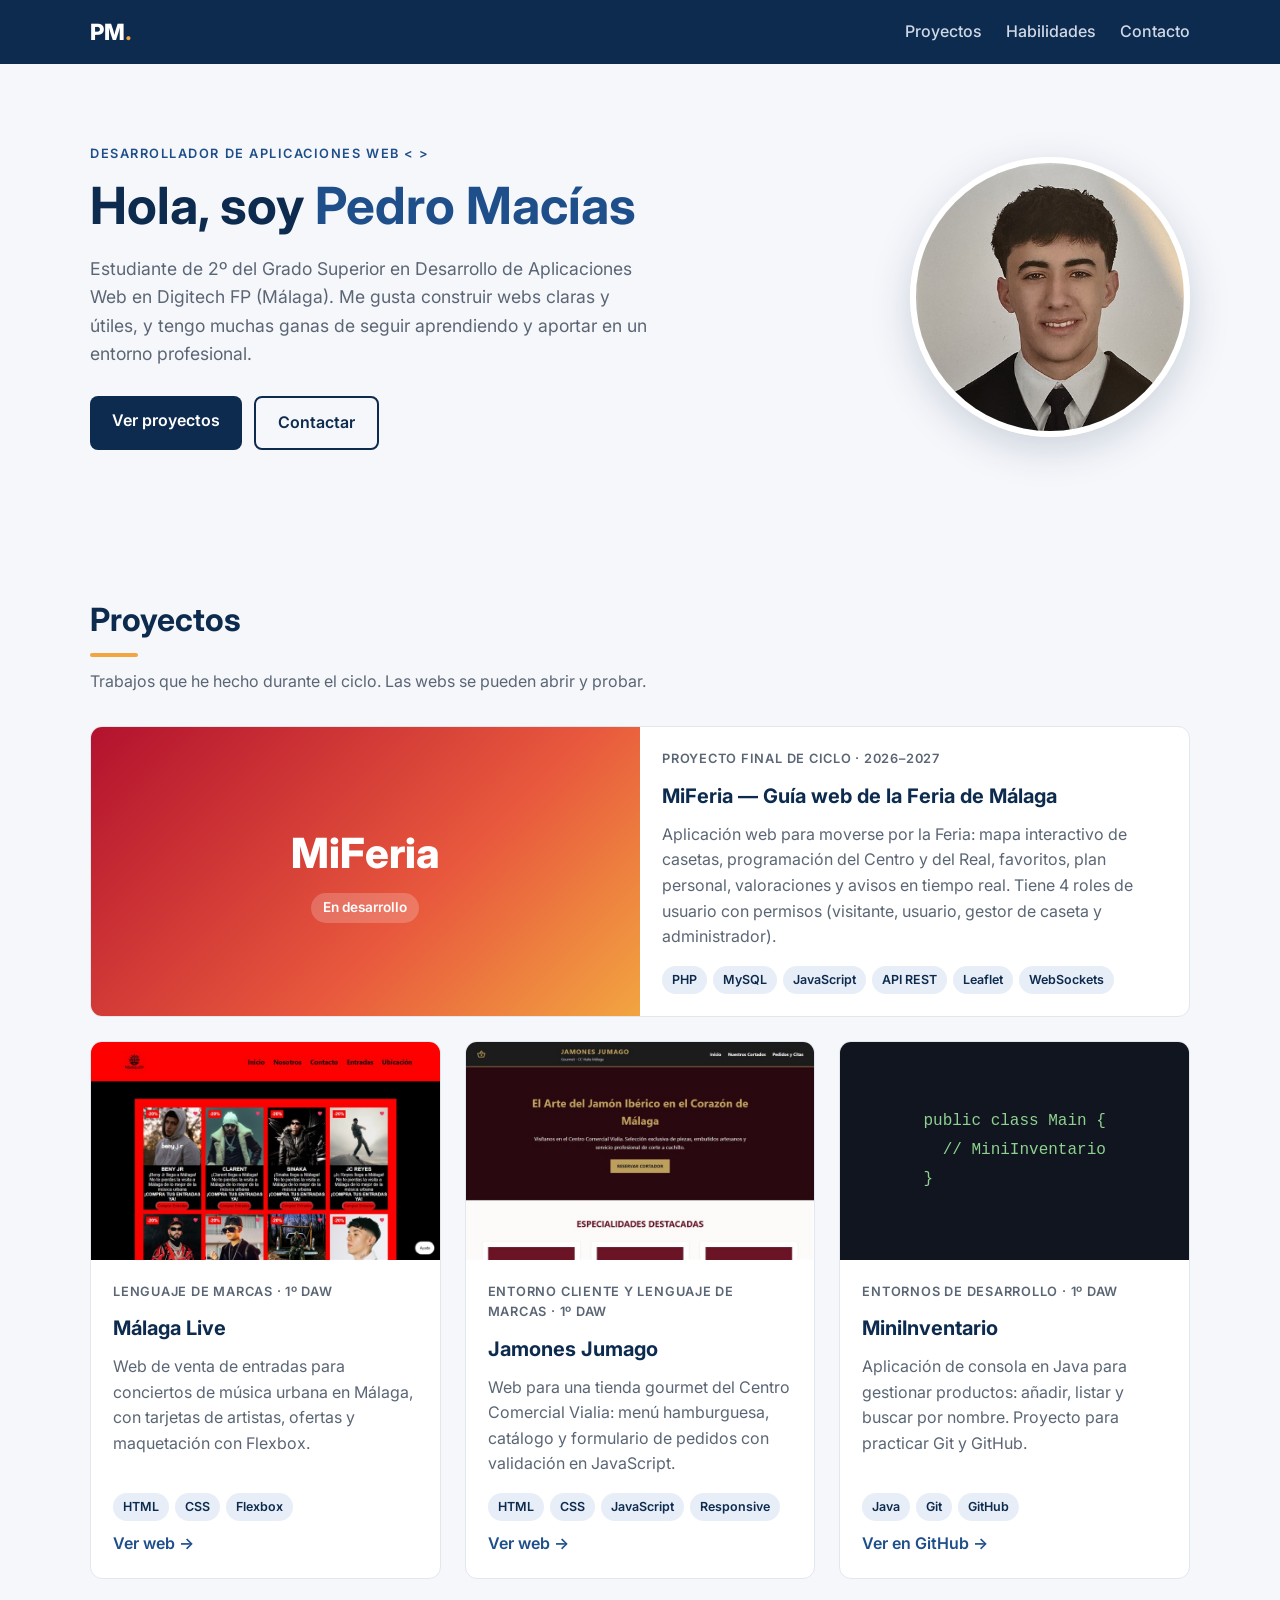
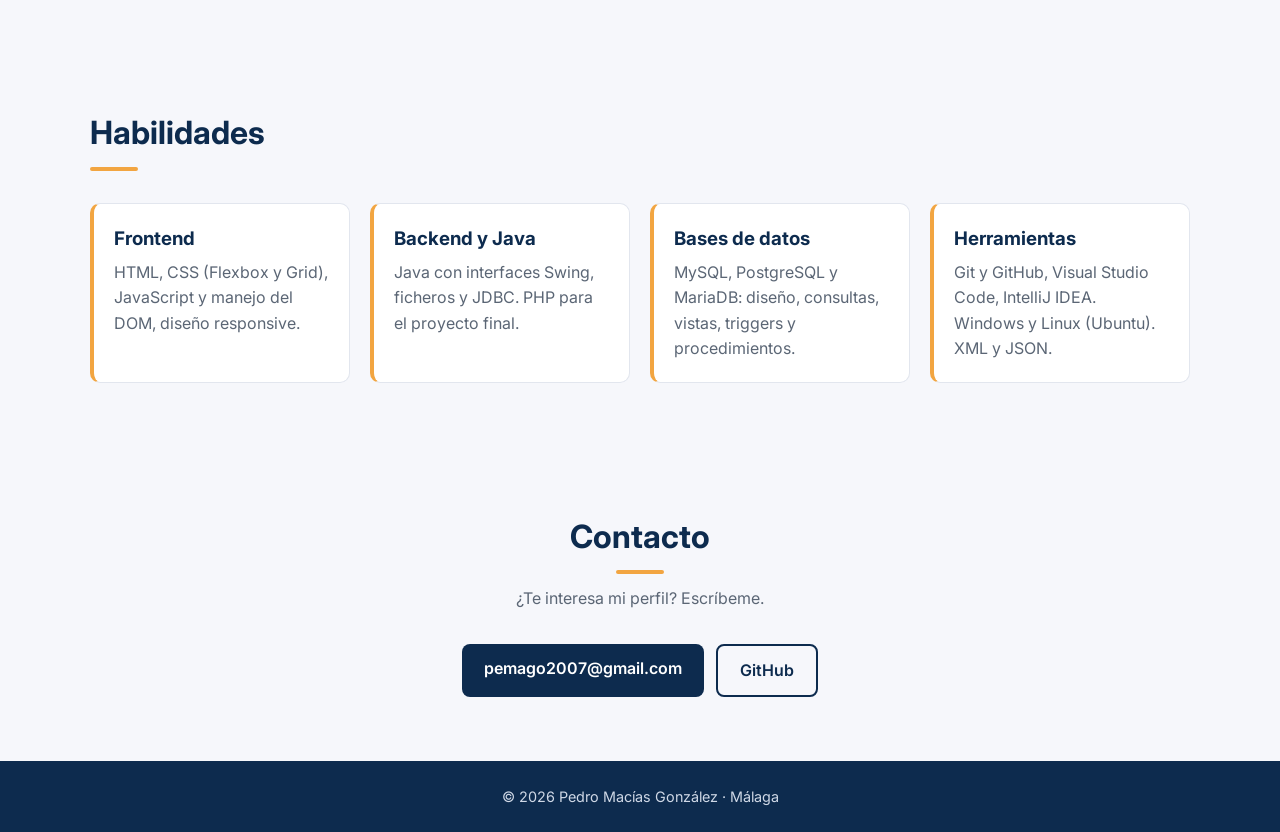
<file: index.html>
<!DOCTYPE html>
<html lang="es">
<head>
  <meta charset="UTF-8">
  <meta name="viewport" content="width=device-width, initial-scale=1.0">
  <title>Pedro Macías González · Portfolio</title>
  <meta name="description" content="Portfolio de Pedro Macías González, estudiante de Desarrollo de Aplicaciones Web en Málaga.">
  <link rel="preconnect" href="https://fonts.googleapis.com">
  <link rel="preconnect" href="https://fonts.gstatic.com" crossorigin>
  <link href="https://fonts.googleapis.com/css2?family=Inter:wght@400;500;600;700;800&display=swap" rel="stylesheet">
  <link rel="stylesheet" href="css/style.css">
</head>
<body>

  <header class="cabecera">
    <nav class="nav contenedor">
      <a href="#inicio" class="logo">PM<span>.</span></a>
      <ul class="nav-links">
        <li><a href="#proyectos">Proyectos</a></li>
        <li><a href="#habilidades">Habilidades</a></li>
        <li><a href="#contacto">Contacto</a></li>
      </ul>
    </nav>
  </header>

  <main>
    <!-- INICIO -->
    <section id="inicio" class="hero contenedor">
      <div class="hero-texto">
        <p class="etiqueta">Desarrollador de Aplicaciones Web &lt; &gt;</p>
        <h1>Hola, soy <span>Pedro Macías</span></h1>
        <p class="intro">
          Estudiante de 2º del Grado Superior en Desarrollo de Aplicaciones Web en Digitech FP (Málaga).
          Me gusta construir webs claras y útiles, y tengo muchas ganas de seguir aprendiendo y aportar en un entorno profesional.
        </p>
        <div class="botones">
          <a href="#proyectos" class="boton">Ver proyectos</a>
          <a href="#contacto" class="boton boton-sec">Contactar</a>
        </div>
      </div>
      <img src="img/foto.jpg" alt="Foto de Pedro Macías González" class="hero-foto">
    </section>

    <!-- PROYECTOS -->
    <section id="proyectos" class="seccion contenedor">
      <h2>Proyectos</h2>
      <p class="sub">Trabajos que he hecho durante el ciclo. Las webs se pueden abrir y probar.</p>

      <div class="grid">

        <article class="card destacada">
          <div class="card-img placeholder feria">
            <span>MiFeria</span>
            <small>En desarrollo</small>
          </div>
          <div class="card-cuerpo">
            <p class="card-meta">Proyecto final de ciclo · 2026–2027</p>
            <h3>MiFeria — Guía web de la Feria de Málaga</h3>
            <p>
              Aplicación web para moverse por la Feria: mapa interactivo de casetas, programación del Centro y del Real,
              favoritos, plan personal, valoraciones y avisos en tiempo real. Tiene 4 roles de usuario con permisos
              (visitante, usuario, gestor de caseta y administrador).
            </p>
            <ul class="tags">
              <li>PHP</li><li>MySQL</li><li>JavaScript</li><li>API REST</li><li>Leaflet</li><li>WebSockets</li>
            </ul>
          </div>
        </article>

        <article class="card">
          <a href="proyectos/malaga-live/index.html" target="_blank" class="card-img">
            <img src="img/malaga-live.jpg" alt="Captura de la web Málaga Live" loading="lazy">
          </a>
          <div class="card-cuerpo">
            <p class="card-meta">Lenguaje de Marcas · 1º DAW</p>
            <h3>Málaga Live</h3>
            <p>Web de venta de entradas para conciertos de música urbana en Málaga, con tarjetas de artistas, ofertas y maquetación con Flexbox.</p>
            <ul class="tags"><li>HTML</li><li>CSS</li><li>Flexbox</li></ul>
            <a href="proyectos/malaga-live/index.html" target="_blank" class="enlace">Ver web →</a>
          </div>
        </article>

        <article class="card">
          <a href="proyectos/jamones-jumago/index.html" target="_blank" class="card-img">
            <img src="img/jamones-jumago.jpg" alt="Captura de la web Jamones Jumago" loading="lazy">
          </a>
          <div class="card-cuerpo">
            <p class="card-meta">Entorno Cliente y Lenguaje de Marcas · 1º DAW</p>
            <h3>Jamones Jumago</h3>
            <p>Web para una tienda gourmet del Centro Comercial Vialia: menú hamburguesa, catálogo y formulario de pedidos con validación en JavaScript.</p>
            <ul class="tags"><li>HTML</li><li>CSS</li><li>JavaScript</li><li>Responsive</li></ul>
            <a href="proyectos/jamones-jumago/index.html" target="_blank" class="enlace">Ver web →</a>
          </div>
        </article>

        <article class="card">
          <a href="https://github.com/pemago2007-web/-ED_4.1_MiniInventario" target="_blank" class="card-img placeholder codigo">
            <code>public class Main {<br>&nbsp;&nbsp;// MiniInventario<br>}</code>
          </a>
          <div class="card-cuerpo">
            <p class="card-meta">Entornos de Desarrollo · 1º DAW</p>
            <h3>MiniInventario</h3>
            <p>Aplicación de consola en Java para gestionar productos: añadir, listar y buscar por nombre. Proyecto para practicar Git y GitHub.</p>
            <ul class="tags"><li>Java</li><li>Git</li><li>GitHub</li></ul>
            <a href="https://github.com/pemago2007-web/-ED_4.1_MiniInventario" target="_blank" class="enlace">Ver en GitHub →</a>
          </div>
        </article>

      </div>
    </section>

    <!-- HABILIDADES -->
    <section id="habilidades" class="seccion contenedor">
      <h2>Habilidades</h2>
      <div class="skills">
        <div class="skill">
          <h3>Frontend</h3>
          <p>HTML, CSS (Flexbox y Grid), JavaScript y manejo del DOM, diseño responsive.</p>
        </div>
        <div class="skill">
          <h3>Backend y Java</h3>
          <p>Java con interfaces Swing, ficheros y JDBC. PHP para el proyecto final.</p>
        </div>
        <div class="skill">
          <h3>Bases de datos</h3>
          <p>MySQL, PostgreSQL y MariaDB: diseño, consultas, vistas, triggers y procedimientos.</p>
        </div>
        <div class="skill">
          <h3>Herramientas</h3>
          <p>Git y GitHub, Visual Studio Code, IntelliJ IDEA. Windows y Linux (Ubuntu). XML y JSON.</p>
        </div>
      </div>
    </section>

    <!-- CONTACTO -->
    <section id="contacto" class="seccion contenedor contacto">
      <h2>Contacto</h2>
      <p class="sub">¿Te interesa mi perfil? Escríbeme.</p>
      <div class="botones">
        <a href="mailto:pemago2007@gmail.com" class="boton">pemago2007@gmail.com</a>
        <a href="https://github.com/pemago2007-web" target="_blank" class="boton boton-sec">GitHub</a>
      </div>
    </section>
  </main>

  <footer class="pie">
    <p>© 2026 Pedro Macías González · Málaga</p>
  </footer>

</body>
</html>
</file>
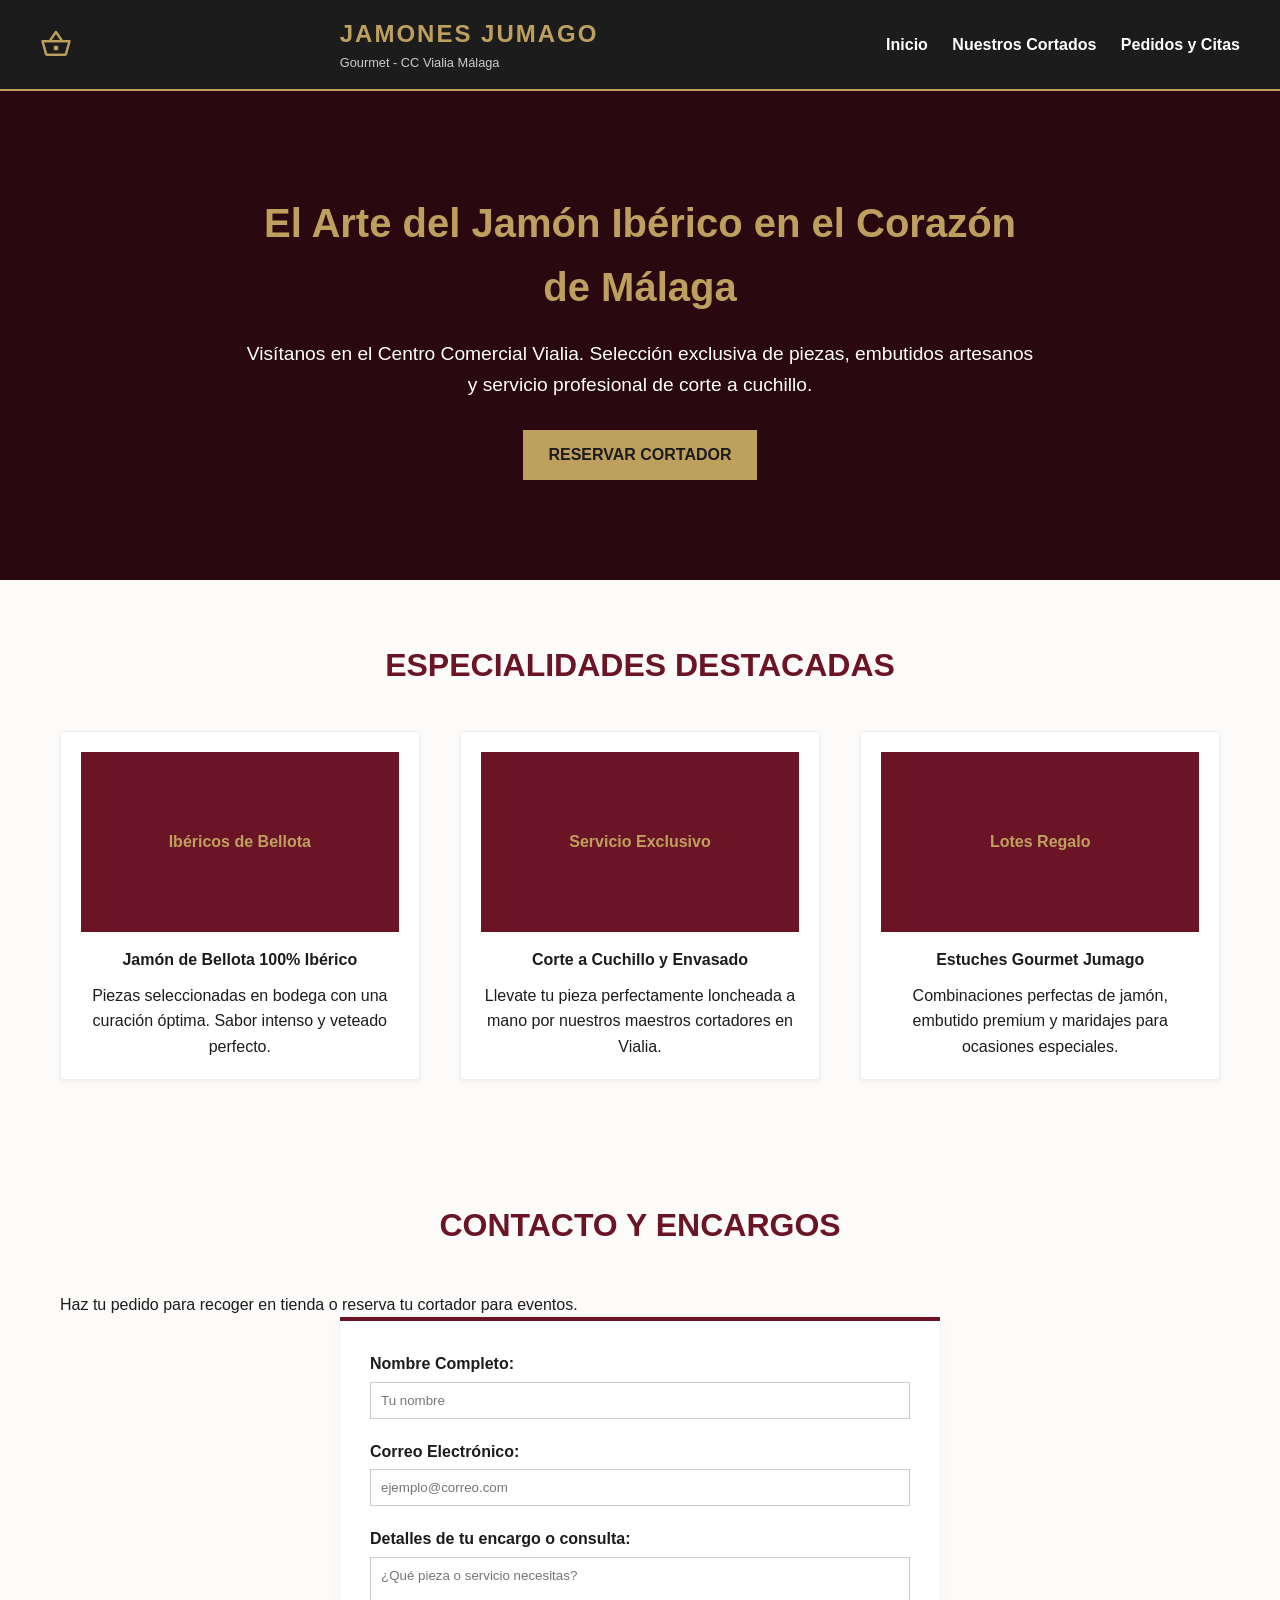
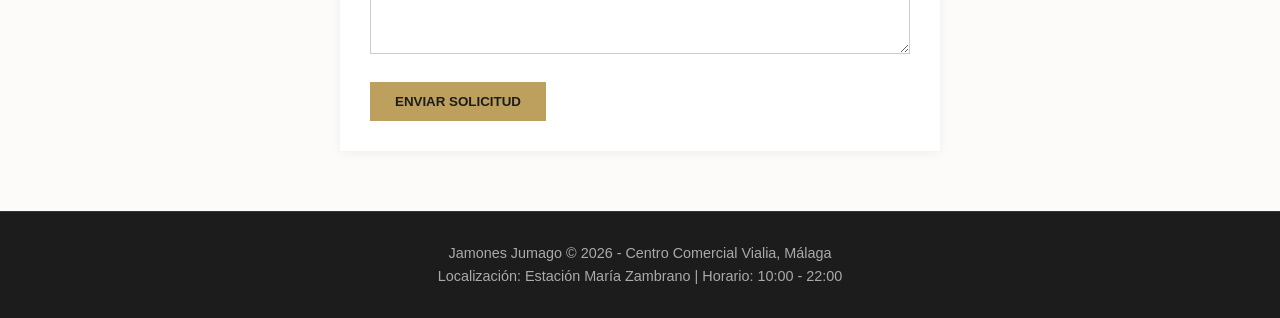
<file: proyectos/jamones-jumago/index.html>
<!DOCTYPE html>
<html lang="es">

<head>
    <meta charset="UTF-8">
    <meta name="viewport" content="width=device-width, initial-scale=1.0">
    <title>Jamones Jumago | Vialia Málaga</title>
    <link rel="stylesheet"
        href="https://fonts.googleapis.com/css2?family=Material+Symbols+Outlined:opsz,wght,FILL,GRAD@24,400,0,0" />
    <link rel="stylesheet" href="css/styles.css">
</head>

<body>

    <header id="cabecera">
        <div class="contenedor-header">

            <button id="btn-menu" class="material-symbols-outlined icono-cabecera">menu</button>
            <button id="btn-cesta" class="material-symbols-outlined icono-cabecera">shopping_basket</button>
            <div class="logo">
                <h1>JAMONES JUMAGO</h1>
                <span>Gourmet - CC Vialia Málaga</span>
            </div>
            <nav id="navegacion">
                <a href="#inicio">Inicio</a>
                <a href="#productos">Nuestros Cortados</a>
                <a href="#contacto">Pedidos y Citas</a>
            </nav>
        </div>
        <aside id="carrito-lateral">
        <h3>Tu Cesta Gourmet</h3>
        <ul class="productos-carrito">
            <li>
                <strong>1x Blíster Jamón Bellota (100g)</strong>
                <span>14,50 €</span>
            </li>
            <li>
                <strong>1x Cuña Queso de Oveja Viejo</strong>
                <span>8,90 €</span>
            </li>
            <li>
                <strong>1x Picos Artesanos Jerezanos</strong>
                <span>1,50 €</span>
            </li>
        </ul>
        <div class="total-carrito">
            <strong>Total simulado:</strong>
            <span>24,90 €</span>
        </div>
        <button class="boton-gourmet">Proceder al Pago</button>
    </aside>
    </header>

    <main>
        <section id="inicio" class="seccion-hero">
            <div class="contenido-hero">
                <h2>El Arte del Jamón Ibérico en el Corazón de Málaga</h2>
                <p>Visítanos en el Centro Comercial Vialia. Selección exclusiva de piezas, embutidos artesanos y
                    servicio profesional de corte a cuchillo.</p>
                <a href="#contacto" class="boton-gourmet">Reservar Cortador</a>
            </div>
        </section>

        <section id="productos" class="seccion-productos">
            <h3 class="titulo-seccion">Especialidades Destacadas</h3>

            <div class="contenedor-flex">
                <article class="tarjeta-producto">
                    <div class="imagen-placeholder">Ibéricos de Bellota</div>
                    <h4>Jamón de Bellota 100% Ibérico</h4>
                    <p>Piezas seleccionadas en bodega con una curación óptima. Sabor intenso y veteado perfecto.</p>
                </article>

                <article class="tarjeta-producto">
                    <div class="imagen-placeholder">Servicio Exclusivo</div>
                    <h4>Corte a Cuchillo y Envasado</h4>
                    <p>Llevate tu pieza perfectamente loncheada a mano por nuestros maestros cortadores en Vialia.</p>
                </article>

                <article class="tarjeta-producto">
                    <div class="imagen-placeholder">Lotes Regalo</div>
                    <h4>Estuches Gourmet Jumago</h4>
                    <p>Combinaciones perfectas de jamón, embutido premium y maridajes para ocasiones especiales.</p>
                </article>
            </div>
        </section>

        <section id="contacto" class="seccion-contacto">
            <h3 class="titulo-seccion">Contacto y Encargos</h3>
            <p class="subtitulo-formulario">Haz tu pedido para recoger en tienda o reserva tu cortador para eventos.</p>

            <form id="formulario-contacto" novalidate>
                <div class="grupo-campo">
                    <label for="nombre">Nombre Completo:</label>
                    <input type="text" id="nombre" name="nombre" required placeholder="Tu nombre">
                </div>

                <div class="grupo-campo">
                    <label for="correo">Correo Electrónico:</label>
                    <input type="email" id="correo" name="correo" required placeholder="ejemplo@correo.com">
                </div>

                <div class="grupo-campo">
                    <label for="mensaje">Detalles de tu encargo o consulta:</label>
                    <textarea id="mensaje" name="mensaje" rows="5" required
                        placeholder="¿Qué pieza o servicio necesitas?"></textarea>
                </div>

                <button type="submit" id="btn-enviar" class="boton-gourmet">Enviar Solicitud</button>
                <p id="mensaje-feedback" class="mensaje-oculto"></p>
            </form>
        </section>
    </main>

    <footer>
        <p>Jamones Jumago &copy; 2026 - Centro Comercial Vialia, Málaga</p>
        <p>Localización: Estación María Zambrano | Horario: 10:00 - 22:00</p>
    </footer>

    <script src="jss/scripts.js"></script>
</body>

</html>
</file>
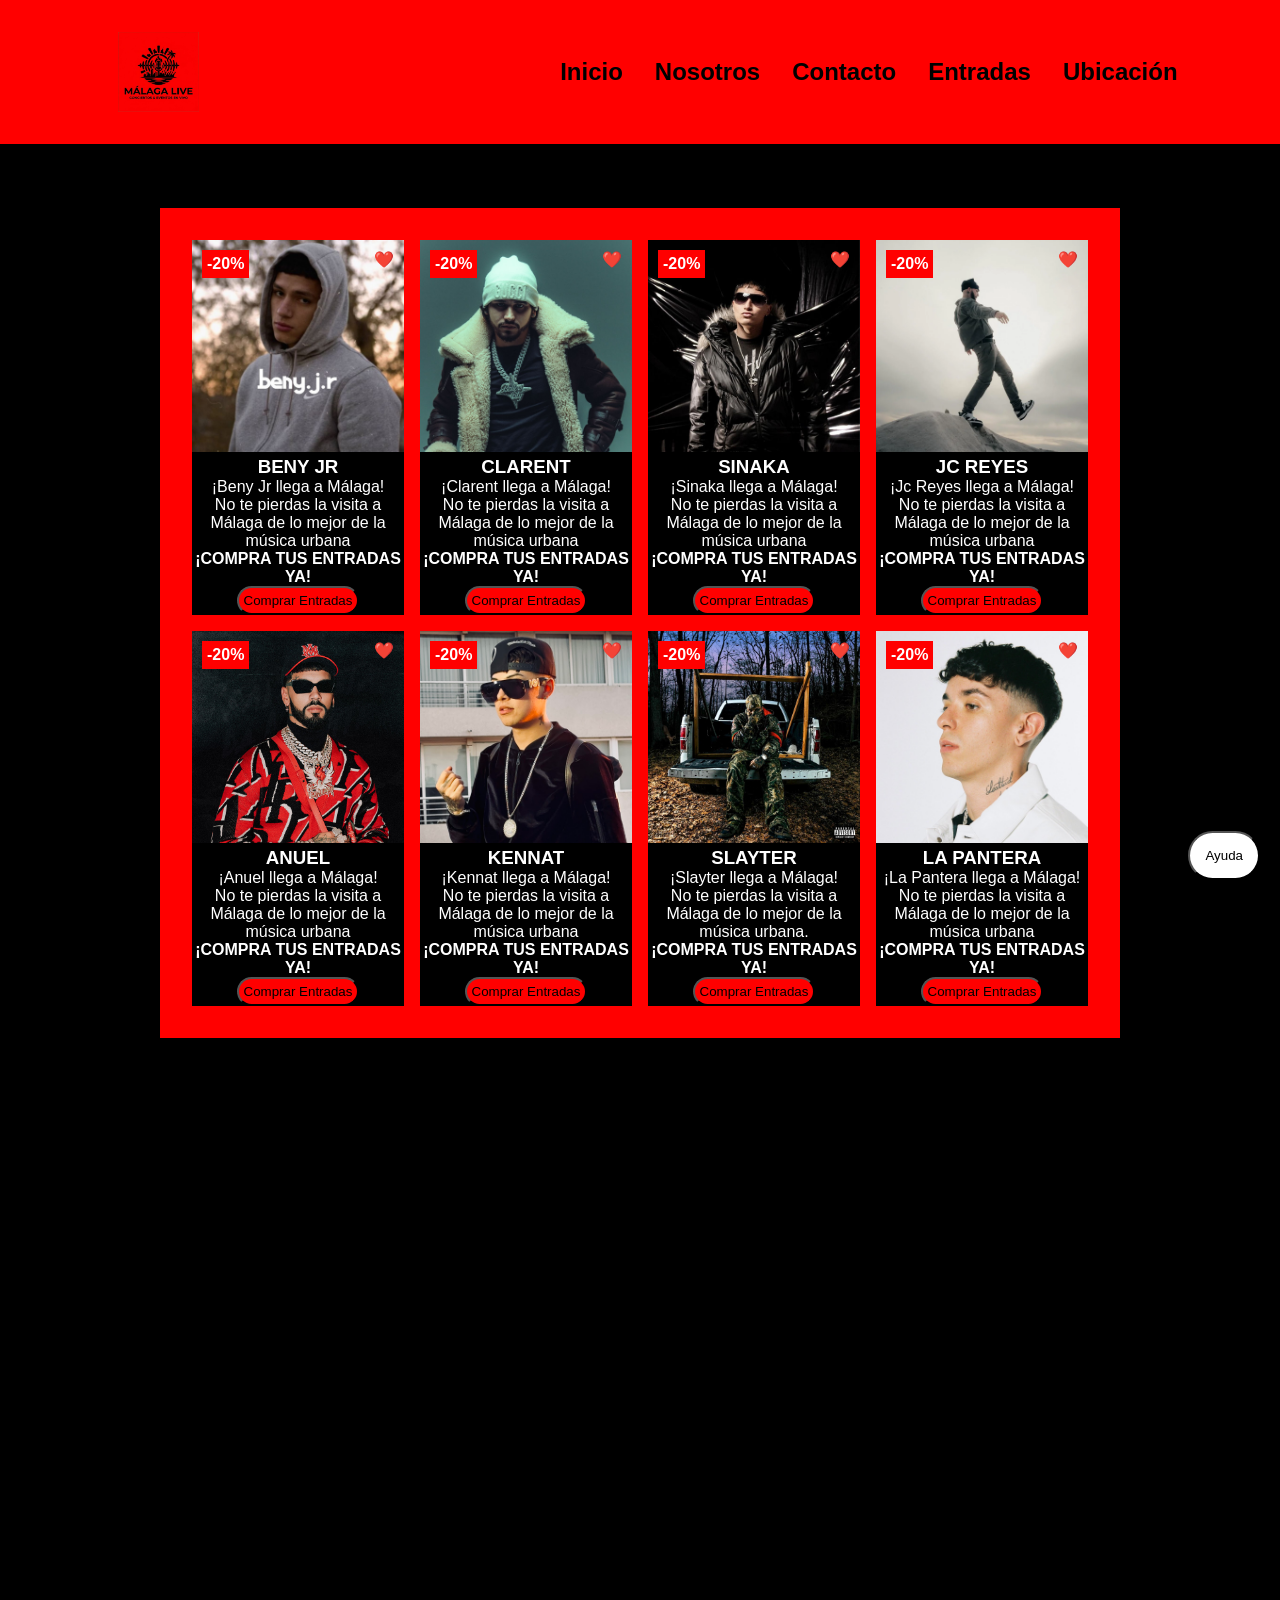
<file: proyectos/malaga-live/index.html>
<!DOCTYPE html>
<html lang="en">

<head>
    <meta charset="UTF-8">
    <meta name="viewport" content="width=device-width, initial-scale=1.0">
    <title>Document</title>
    <link rel="stylesheet" href="css/style.css">
    <link rel="preconnect" href="https://fonts.googleapis.com">
    <link rel="preconnect" href="https://fonts.gstatic.com" crossorigin>
    <link 
        href="https://fonts.googleapis.com/css2?family=Iosevka+Charon:ital,wght@0,300;0,400;0,500;0,700;1,300;1,400;1,500;1,700&family=Lato:ital,wght@0,100;0,300;0,400;0,700;0,900;1,100;1,300;1,400;1,700;1,900&family=Roboto:ital,wght@0,100..900;1,100..900&display=swap" 
        rel="stylesheet">
</head>

<body>
    <header>
        <img src="img/image.png" alt="">
            <strong>
                <ul>
                    <li>Inicio</li>
                    <li>Nosotros</li>
                    <li>Contacto</li>
                    <li>Entradas</li>
                    <li>Ubicación</li>
                </ul>
            </strong>
    </header>
    <section class="celdas">
        <div class="celda">
            <strong class="descuento">-20%</strong>
            <strong class="corazon">❤️</strong>
            <img src="img/benyjr.jpg" alt="beny">
            <h3>BENY JR</h3>
            <p>¡Beny Jr llega a Málaga!</p>
            <p>No te pierdas la visita a Málaga de lo mejor de la música urbana</p>
            <strong><P>¡COMPRA TUS ENTRADAS YA!</P></strong>
            <button>Comprar Entradas</button>
        </div>
        <div class="celda">
            <strong class="descuento">-20%</strong>
            <strong class="corazon">❤️</strong>
            <img src="img/clarent.jpg" alt="clarent"> 
            <h3>CLARENT</h3>
            <p>¡Clarent llega a Málaga!</p>
            <p>No te pierdas la visita a Málaga de lo mejor de la música urbana</p>
            <strong><P>¡COMPRA TUS ENTRADAS YA!</P></strong>
            <button>Comprar Entradas</button>
        </div>
        <div class="celda">
            <strong class="descuento">-20%</strong>
            <strong class="corazon">❤️</strong>
            <img src="img/sinaka.jpg" alt="sinaka">
            <h3>SINAKA</h3>
            <p>¡Sinaka llega a Málaga!</p>
            <p>No te pierdas la visita a Málaga de lo mejor de la música urbana</p>
            <strong><P>¡COMPRA TUS ENTRADAS YA!</P></strong>
            <button>Comprar Entradas</button>
        </div>
        <div class="celda">
            <strong class="descuento">-20%</strong>
            <strong class="corazon">❤️</strong>
            <img src="img/jcreyes-pxp-02.webp" alt="jc reyes">
            <h3>JC REYES</h3>
            <p>¡Jc Reyes llega a Málaga!</p>
            <p>No te pierdas la visita a Málaga de lo mejor de la música urbana</p>
            <strong><P>¡COMPRA TUS ENTRADAS YA!</P></strong>
            <button>Comprar Entradas</button>
        </div>
         <div class="celda">
            <strong class="descuento">-20%</strong>
            <strong class="corazon">❤️</strong>
            <img src="img/anuel.jpg" alt="anuel">
            <h3>ANUEL</h3>
            <p>¡Anuel llega a Málaga!</p>
            <p>No te pierdas la visita a Málaga de lo mejor de la música urbana</p>
            <strong><P>¡COMPRA TUS ENTRADAS YA!</P></strong>
            <button>Comprar Entradas</button>
        </div>
        <div class="celda">
            <strong class="descuento">-20%</strong>
            <strong class="corazon">❤️</strong>
            <img src="img/kennat.jpg" alt="kennat"> 
            <h3>KENNAT</h3>
            <p>¡Kennat llega a Málaga!</p>
            <p>No te pierdas la visita a Málaga de lo mejor de la música urbana</p>
            <strong><P>¡COMPRA TUS ENTRADAS YA!</P></strong>
            <button>Comprar Entradas</button>
        </div>
        <div class="celda">
            <strong class="descuento">-20%</strong>
            <strong class="corazon">❤️</strong>
            <img src="img/slayter.jpg" alt="slayter">
            <h3>SLAYTER</h3>
            <p>¡Slayter llega a Málaga!</p>
            <p>No te pierdas la visita a Málaga de lo mejor de la música urbana.</p>
            <strong><P>¡COMPRA TUS ENTRADAS YA!</P></strong>
            <button>Comprar Entradas</button>
        </div>
        <div class="celda">
            <strong class="descuento">-20%</strong>
            <strong class="corazon">❤️</strong>
            <img src="img/la_pantera.jpg" alt="la pantera">
            <h3>LA PANTERA</h3>
            <p>¡La Pantera llega a Málaga!</p>
            <p>No te pierdas la visita a Málaga de lo mejor de la música urbana</p>
            <strong><P>¡COMPRA TUS ENTRADAS YA!</P></strong>
            <button>Comprar Entradas</button>
        </div>

        <button class="botonFlotante">Ayuda</button>

    </section>
</body>

</html>
</file>
<file: css/style.css>
:root {
  --azul: #0d2b4e;
  --azul-claro: #1e4f8a;
  --acento: #f2a541;
  --fondo: #f6f7fb;
  --blanco: #ffffff;
  --texto: #1c2430;
  --gris: #5b6675;
  --borde: #e2e6ee;
}

* { margin: 0; padding: 0; box-sizing: border-box; }

html { scroll-behavior: smooth; }

body {
  font-family: "Inter", system-ui, sans-serif;
  background: var(--fondo);
  color: var(--texto);
  line-height: 1.6;
}

a { color: inherit; text-decoration: none; }

.contenedor { width: min(1100px, 100% - 32px); margin-inline: auto; }

/* CABECERA */
.cabecera {
  position: sticky; top: 0; z-index: 10;
  background: var(--azul);
}
.nav { display: flex; justify-content: space-between; align-items: center; height: 64px; }
.logo { color: var(--blanco); font-weight: 800; font-size: 1.4rem; }
.logo span { color: var(--acento); }
.nav-links { display: flex; gap: 24px; list-style: none; }
.nav-links a { color: #cfd8e6; font-weight: 500; transition: color .2s; }
.nav-links a:hover { color: var(--acento); }

/* HERO */
.hero {
  display: grid; grid-template-columns: 1fr 280px; gap: 48px; align-items: center;
  padding: 80px 0;
}
.etiqueta {
  color: var(--azul-claro); font-weight: 600; letter-spacing: .12em;
  text-transform: uppercase; font-size: .8rem; margin-bottom: 12px;
}
.hero h1 { font-size: clamp(2rem, 5vw, 3.2rem); line-height: 1.15; color: var(--azul); }
.hero h1 span { color: var(--azul-claro); }
.intro { color: var(--gris); font-size: 1.1rem; margin: 20px 0 28px; max-width: 560px; }
.hero-foto {
  width: 100%; aspect-ratio: 1; object-fit: cover; object-position: top;
  border-radius: 50%; border: 6px solid var(--blanco);
  box-shadow: 0 12px 40px rgba(13, 43, 78, .18);
}

/* BOTONES */
.botones { display: flex; gap: 12px; flex-wrap: wrap; }
.boton {
  display: inline-block; padding: 12px 22px; border-radius: 8px;
  background: var(--azul); color: var(--blanco); font-weight: 600;
  transition: transform .2s, background .2s;
}
.boton:hover { background: var(--azul-claro); transform: translateY(-2px); }
.boton-sec { background: transparent; color: var(--azul); border: 2px solid var(--azul); }
.boton-sec:hover { background: var(--azul); color: var(--blanco); }

/* SECCIONES */
.seccion { padding: 64px 0; }
.seccion h2 { font-size: 2rem; color: var(--azul); }
.seccion h2::after {
  content: ""; display: block; width: 48px; height: 4px; margin-top: 8px;
  background: var(--acento); border-radius: 2px;
}
.sub { color: var(--gris); margin: 12px 0 32px; }

/* PROYECTOS */
.grid { display: grid; grid-template-columns: repeat(auto-fill, minmax(min(320px, 100%), 1fr)); gap: 24px; }
.card {
  background: var(--blanco); border: 1px solid var(--borde); border-radius: 12px;
  overflow: hidden; display: flex; flex-direction: column;
  transition: transform .2s, box-shadow .2s;
}
.card:hover { transform: translateY(-4px); box-shadow: 0 12px 30px rgba(13, 43, 78, .12); }
.card.destacada { grid-column: 1 / -1; display: grid; grid-template-columns: 1fr 1fr; }
.card-img { display: block; aspect-ratio: 16 / 10; overflow: hidden; background: var(--borde); }
.card-img img { width: 100%; height: 100%; object-fit: cover; object-position: top; transition: transform .4s; }
.card:hover .card-img img { transform: scale(1.04); }
.card.destacada .card-img { aspect-ratio: auto; min-height: 260px; }

.placeholder {
  display: flex; flex-direction: column; justify-content: center; align-items: center; gap: 6px;
  color: var(--blanco);
}
.feria { background: linear-gradient(135deg, #b3122e, #e8583d 60%, var(--acento)); }
.feria span { font-size: 2.6rem; font-weight: 800; }
.feria small {
  background: rgba(255, 255, 255, .2); padding: 4px 12px; border-radius: 999px;
  font-weight: 600; font-size: .85rem;
}
.codigo { background: #10151f; }
.codigo code { color: #8fd18f; font-family: Consolas, monospace; font-size: 1rem; line-height: 1.8; }

.card-cuerpo { padding: 22px; display: flex; flex-direction: column; gap: 10px; flex: 1; }
.card-meta { color: var(--azul-claro); font-size: .8rem; font-weight: 600; text-transform: uppercase; letter-spacing: .06em; }
.card h3 { color: var(--azul); font-size: 1.25rem; }
.card p { color: var(--gris); }
.tags { display: flex; flex-wrap: wrap; gap: 6px; list-style: none; margin-top: auto; padding-top: 6px; }
.tags li {
  background: #e8eef7; color: var(--azul); font-size: .78rem; font-weight: 600;
  padding: 4px 10px; border-radius: 999px;
}
.enlace { color: var(--azul-claro); font-weight: 600; }
.enlace:hover { color: var(--acento); }

/* HABILIDADES */
.skills { display: grid; grid-template-columns: repeat(auto-fit, minmax(min(230px, 100%), 1fr)); gap: 20px; margin-top: 32px; }
.skill { background: var(--blanco); border: 1px solid var(--borde); border-left: 4px solid var(--acento); border-radius: 10px; padding: 20px; }
.skill h3 { color: var(--azul); margin-bottom: 6px; }
.skill p { color: var(--gris); }

/* CONTACTO */
.contacto { text-align: center; }
.contacto h2::after { margin-inline: auto; }
.contacto .botones { justify-content: center; }

/* PIE */
.pie { background: var(--azul); color: #cfd8e6; text-align: center; padding: 24px 16px; font-size: .9rem; }

/* RESPONSIVE */
@media (max-width: 760px) {
  .hero { grid-template-columns: 1fr; text-align: center; padding: 48px 0; }
  .hero-foto { width: 200px; margin: 0 auto; grid-row: 1; }
  .intro { margin-inline: auto; }
  .hero .botones { justify-content: center; }
  .card.destacada { grid-template-columns: 1fr; }
  .card.destacada .card-img { min-height: 180px; }
  .grid { grid-template-columns: 1fr; }
  .nav-links { gap: 14px; font-size: .9rem; }
}
</file>
<file: proyectos/jamones-jumago/css/styles.css>
/* --- VARIABLES Y CONFIGURACIÓN BASE --- */
:root {
    --color-primario: #6b1426; /* Tono vino/jamón curado elegante */
    --color-dorado: #bea05e;   /* Toque premium gourmet */
    --color-oscuro: #1c1c1c;   /* Fondos oscuros elegantes */
    --color-claro: #fcfbfa;    /* Fondo limpio */
    --color-gris: #757575;
    --fuente-base: 'Segoe UI', Tahoma, Geneva, Verdana, sans-serif;
}

* {
    margin: 0;
    padding: 0;
    box-sizing: border-box;
}

body {
    font-family: var(--fuente-base);
    background-color: var(--color-claro);
    color: var(--color-oscuro);
    line-height: 1.6;
}

/* --- CABECERA (position: sticky como en tus apuntes) --- */
#cabecera {
    position: sticky;
    top: 0;
    background-color: var(--color-oscuro);
    color: white;
    padding: 15px 20px;
    z-index: 10;
    border-bottom: 2px solid var(--color-dorado);
}

.contenedor-header {
    display: flex;
    justify-content: space-between;
    align-items: center;
    max-width: 1200px;
    margin: 0 auto;
}

.logo h1 {
    font-size: 1.5rem;
    letter-spacing: 2px;
    color: var(--color-dorado);
}

.logo span {
    font-size: 0.8rem;
    color: #ccc;
    display: block;
}

#navegacion a {
    color: white;
    text-decoration: none;
    margin-left: 20px;
    font-weight: bold;
    transition: color 0.3s;
}

#navegacion a:hover {
    color: var(--color-dorado);
}

/* --- HERO SECTION --- */
.seccion-hero {
    background-color: #2a080f; /* Color de respaldo */
    color: white;
    padding: 100px 20px;
    text-align: center;
}

.contenido-hero {
    max-width: 800px;
    margin: 0 auto;
}

.contenido-hero h2 {
    font-size: 2.5rem;
    margin-bottom: 20px;
    color: var(--color-dorado);
}

.contenido-hero p {
    font-size: 1.2rem;
    margin-bottom: 30px;
}

/* --- MAQUETACIÓN FLEXBOX (Sustituye a Grid para cumplir tus apuntes) --- */
.seccion-productos, .seccion-contacto {
    padding: 60px 20px;
    max-width: 1200px;
    margin: 0 auto;
}

.titulo-seccion {
    text-align: center;
    font-size: 2rem;
    color: var(--color-primario);
    margin-bottom: 40px;
    text-transform: uppercase;
}

.contenedor-flex {
    display: flex;
    justify-content: space-between;
    flex-wrap: wrap; /* Permite que baje si la pantalla es pequeña */
}

.tarjeta-producto {
    background: white;
    border: 1px solid #eee;
    padding: 20px;
    width: 31%; /* Deja margen para el espacio intermedio */
    border-radius: 4px;
    text-align: center;
    box-shadow: 0 2px 5px rgba(0,0,0,0.05);
}

.imagen-placeholder {
    background-color: var(--color-primario);
    color: var(--color-dorado);
    height: 180px;
    display: flex;
    align-items: center;
    justify-content: center;
    font-weight: bold;
    margin-bottom: 15px;
}

.tarjeta-producto h4 {
    margin-bottom: 10px;
    color: var(--color-oscuro);
}

/* --- BOTONES PREMIUM --- */
.boton-gourmet {
    display: inline-block;
    background-color: var(--color-dorado);
    color: var(--color-oscuro);
    padding: 12px 25px;
    text-decoration: none;
    font-weight: bold;
    border: none;
    cursor: pointer;
    text-transform: uppercase;
    transition: background 0.3s;
}

.boton-gourmet:hover {
    background-color: #a68a4c;
    color: white;
}

/* --- FORMULARIO DE CONTACTO --- */
#formulario-contacto {
    max-width: 600px;
    margin: 0 auto;
    background: white;
    padding: 30px;
    border-top: 4px solid var(--color-primario);
    box-shadow: 0 2px 10px rgba(0,0,0,0.05);
}

.grupo-campo {
    margin-bottom: 20px;
}

.grupo-campo label {
    display: block;
    margin-bottom: 5px;
    font-weight: bold;
}

.grupo-campo input, .grupo-campo textarea {
    width: 100%;
    padding: 10px;
    border: 1px solid #ccc;
    font-family: var(--fuente-base);
}

/* Clases de feedback para JavaScript */
.mensaje-oculto {
    display: none;
    margin-top: 15px;
    padding: 10px;
    font-weight: bold;
    text-align: center;
}

.exito {
    display: block;
    background-color: #d4edda;
    color: #155724;
}

.error {
    display: block;
    background-color: #f8d7da;
    color: #721c24;
}

/* --- FOOTER --- */
footer {
    background-color: var(--color-oscuro);
    color: #aaa;
    text-align: center;
    padding: 30px 20px;
    font-size: 0.9rem;
    border-top: 1px solid #333;
}

.icono-cabecera {
    background: none;
    border: none;
    color: var(--color-dorado);
    font-size: 2rem;
    cursor: pointer;
    display: flex;
    align-items: center;
}

#btn-menu {
    display: none; /* En escritorio el botón de menú está oculto */
}

/* Ajuste del menú en escritorio para que use el formato UL de forma horizontal */
#navegacion ul {
    display: flex;
    list-style: none;
}
#navegacion ul li a {
    color: white;
    text-decoration: none;
    margin-left: 20px;
    font-weight: bold;
    transition: color 0.3s;
}
#navegacion ul li a:hover {
    color: var(--color-dorado);
}

/* --- PANEL DE LA CESTA LATERAL --- */
#carrito-lateral {
    position: fixed;
    top: 78px; /* Ajustado para que empiece justo debajo de la cabecera */
    right: -320px; /* Completamente escondido a la derecha en el inicio */
    width: 300px;
    height: calc(100vh - 78px);
    background-color: white;
    border-left: 3px solid var(--color-dorado);
    box-shadow: -2px 0 10px rgba(0,0,0,0.1);
    z-index: 99;
    padding: 20px;
    transition: right 0.3s ease; /* Efecto deslizamiento suave lateral */
}

/* Clase que añadiremos con JavaScript para mostrar la cesta */
#carrito-lateral.mostrar-carrito {
    right: 0;
}

#carrito-lateral h3 {
    color: var(--color-primario);
    margin-bottom: 20px;
    border-bottom: 1px solid #eee;
    padding-bottom: 10px;
}

.productos-carrito {
    list-style: none;
    margin-bottom: 20px;
}

.productos-carrito li {
    display: flex;
    justify-content: space-between;
    margin-bottom: 15px;
    font-size: 0.9rem;
    border-bottom: 1px dashed #eee;
    padding-bottom: 5px;
}

.total-carrito {
    display: flex;
    justify-content: space-between;
    font-size: 1.1rem;
    font-weight: bold;
    margin-bottom: 25px;
    color: var(--color-oscuro);
}


/* --- RESPONSIVE / MEDIA QUERY (MÓVIL) --- */
@media (max-width: 768px) {
    #btn-menu {
        display: block; /* El botón hamburguesa se hace visible */
    }

    .contenedor-header {
        position: relative; /* Para poder posicionar el menú desplegable de forma absoluta */
    }

    /* Ocultamos el 'ul' original y lo preparamos para desplegar verticalmente */
    #navegacion ul {
        display: none; /* Se oculta por defecto */
        flex-direction: column;
        position: absolute;
        top: 63px; /* Se posiciona justo pegado debajo del header */
        left: -20px;
        width: calc(100% + 40px); /* Ocupa todo el ancho de la pantalla móvil */
        background-color: var(--color-oscuro);
        border-bottom: 2px solid var(--color-dorado);
        padding: 15px 0;
        text-align: center;
        z-index: 98;
    }

    #navegacion ul li {
        margin: 12px 0;
    }

    #navegacion ul li a {
        margin-left: 0;
        font-size: 1.1rem;
    }

    /* Clase que añadiremos con JS para que el menú despliegue hacia abajo */
    #navegacion ul.mostrar-menu {
        display: flex; /* Al activarse cambia de 'none' a 'flex' vertical */
    }

    /* Adaptación del carrito en pantallas móviles pequeñas */
    #carrito-lateral {
        top: 74px;
        width: 100%; /* Ocupa toda la pantalla en móvil al abrirse */
        right: -100%;
    }
    #carrito-lateral.mostrar-carrito {
        right: 0;
    }
}
</file>
<file: proyectos/malaga-live/css/style.css>
:root {
    --colorPrimario: black;
    --colorSecundario: red;
    --fuentePrimaria:"Open Sans", sans-serif;  
    --fuenteSecundaria:"Lato", sans-serif; 
}

body {
    font-family: var(--fuentePrimaria);
    background-color: black;
    min-height: 200vh;
}

*{
    margin: 0;
    padding: 0;
}

header{
    position: sticky;
    top: 0;
    background-color: red;
    font-family: 'Segoe UI', Tahoma, Geneva, Verdana, sans-serif;
    font-size: 1.5rem;
    display: flex;
    justify-content: space-between;
    align-items: center;
    padding: 16px 8%;
    height: auto;
    z-index: 1000;
}

header li{
    list-style: none;
}

header img {
    padding: 1rem;
    height: 5rem;
}

header ul {
    display: flex;
    gap: 2rem;
}


.celdas {
    background-color: var(--colorSecundario);
    padding: 2rem;
    display: grid;
    grid-template-columns: repeat(4,1fr);
    gap: 1rem;
    justify-items: center;
    width: 70%;
    margin: 4rem auto;
}

.descuento {
    position: absolute;
    top: 10px;
    left: 10px;
    background-color: red;
    color: white;
    padding: 5px;
}
.corazon {
    position: absolute;
    top: 10px;
    right: 10px;
}


.celda {
    background-color: var(--colorPrimario);
    color: white;
    text-align: center ;
    position: relative;
}

.celda h2 {
    background-color: red;
    color: black;
    justify-content: center;
}
.celda button {
    background-color: var(--colorSecundario);
    color: black;
    padding: 5px;
    border-radius: 50px;
}

img {
    max-width: 100%;
    max-height: 100%;
}

@media(max-width: 850px){
    .celdas{
        background-color: var(--colorSecundario);
        grid-template-columns: 1fr;
    }
}
@media(max-width: 480px){
    .celdas{
        background-color: var(--colorPrimario);
        grid-template-columns: 1fr;
    }
}

.botonFlotante {
    position: fixed; 
    bottom: 20px;
    right: 20px;
    background-color: white;
    color: black;
    padding: 15px;
    border-radius: 50px;
    z-index: 2000;
}
</file>
